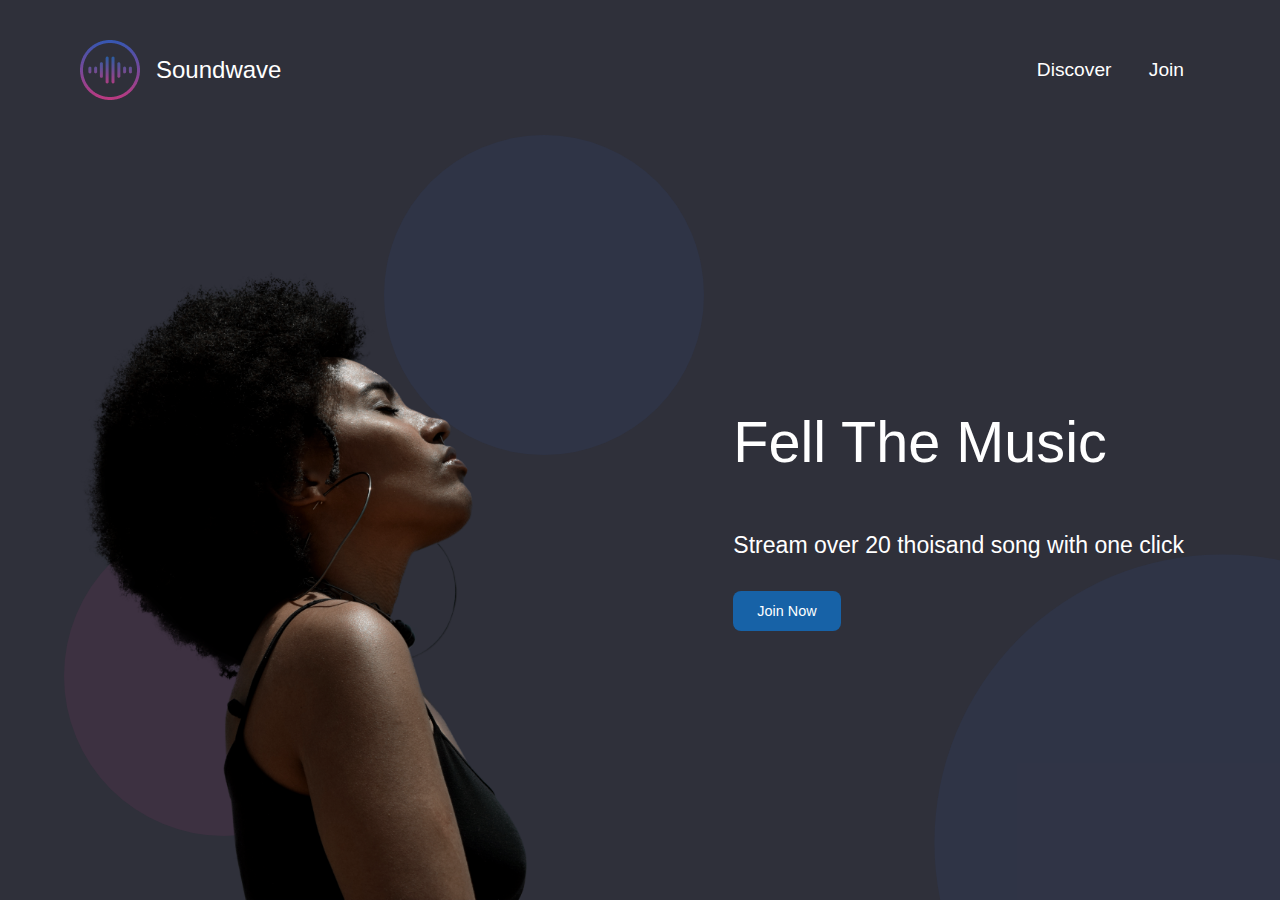
<file: index.html>
<!DOCTYPE html>
<html lang="en">
<head>
    <meta charset="UTF-8">
    <meta name="viewport" content="width=device-width, initial-scale=1.0">
    <meta http-equiv="X-UA-Compatible" content="ie=edge">
    <title>Soundwave</title>
    <link rel="stylesheet" href="./css/style.css">
    <link rel="stylesheet" href="./css/index.css">
</head>
<body class="container full-height-grow">
    <header class="main-header">
        <a href="/" class="brand-logo">
            <img src="images/logo.png" alt="">
            <div class="brand-logo-name">Soundwave</div>
        </a>
        <nav class="main-nav">
            <ul>
                <li>
                    <a href="discover.html">Discover</a>
                    <a href="join.html">Join</a>
                </li>
            </ul>
        </nav>
    </header>
    <section class="home-main-section">
        <div class="img-wrapper">
            <div class="lady-image"></div>
        </div>
        <div class="call-to-action">
            <h1 class="title">Fell The Music</h1>
            <span class="subtitle">Stream over 20 thoisand song with one click</span>
            <a href="join.html" class="btn">Join Now</a>
        </div>
    </section>
    <div class="home-page-circle-1"></div>
    <div class="home-page-circle-2"></div>
    <div class="home-page-circle-3"></div>
</body>
</html>
</file>
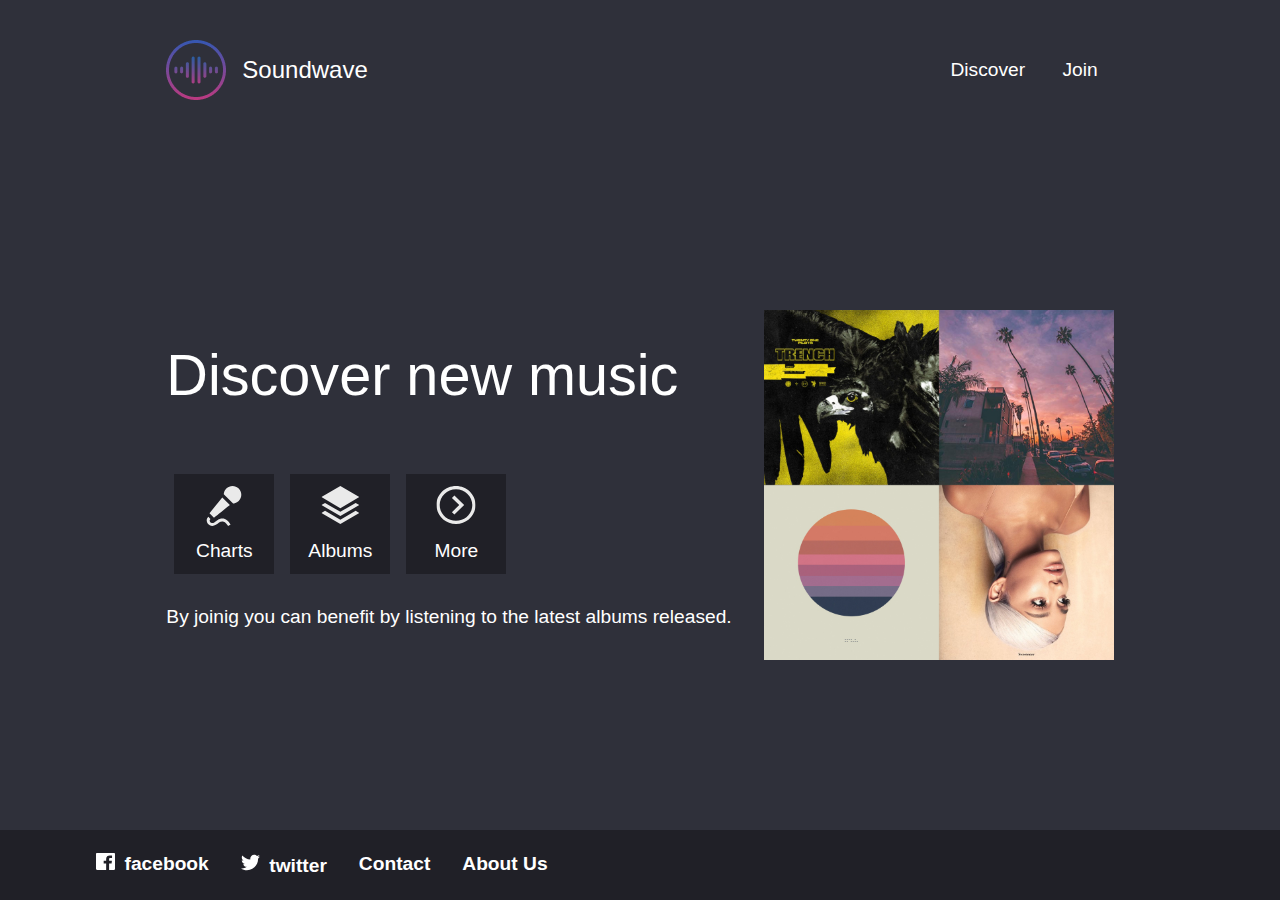
<file: discover.html>
<!DOCTYPE html>
<html lang="en">
<head>
    <meta charset="UTF-8">
    <meta name="viewport" content="width=device-width, initial-scale=1.0">
    <meta http-equiv="X-UA-Compatible" content="ie=edge">
    <title>Discover</title>
    <link rel="stylesheet" href="./css/style.css">
    <link rel="stylesheet" href="./css/discover.css">
</head>
<body class="full-height-grow">
    <div class="container full-height-grow">
    <header class="main-header">
        <a href="/" class="brand-logo">
            <img src="images/logo.png" alt="">
            <div class="brand-logo-name">Soundwave</div>
        </a>
        <nav class="main-nav">
            <ul>
                <li>
                    <a href="discover.html">Discover</a>
                    <a href="join.html">Join</a>
                </li>
            </ul>
        </nav>
    </header>
    <section class="discover-main-section">
        <div class="call-to-action">
            <h1 class="title">
                Discover new music
            </h1>
            <div class="icon-section">
                <div class="icon">
                    <img src="./images/microphone.svg" alt="">
                    Charts
                </div>
                <div class="icon">
                        <img src="./images/albums.svg" alt="">
                        Albums
                    </div>
                    <div class="icon">
                            <img src="./images/more.svg" alt="">
                            More
                        </div>
            </div>
            By joinig you can benefit by listening to the latest albums released.
        </div>
        <img src="./images/covers.jpg" class="covers-image">
    </section>
    </div>
    <footer class="main-footer">
        <div class="container">
            <nav class="footer-nav">
                <ul>
                    <li>
                        <a href="#" class="social-link">
                            <img src="./images/facebook.svg" alt="">
                            facebook
                        </a>
                    </li>
                    <li>
                            <a href="#" class="social-link">
                                <img src="./images/twitter.svg" alt="">
                                twitter
                            </a>
                        </li>
                    <li>
                        <a href="#">Contact</a>
                    </li>
                    <li>
                            <a href="#">About Us</a>
                        </li>
                </ul>
            </nav>
        </div>
    </footer>
</body>
</html>
</file>
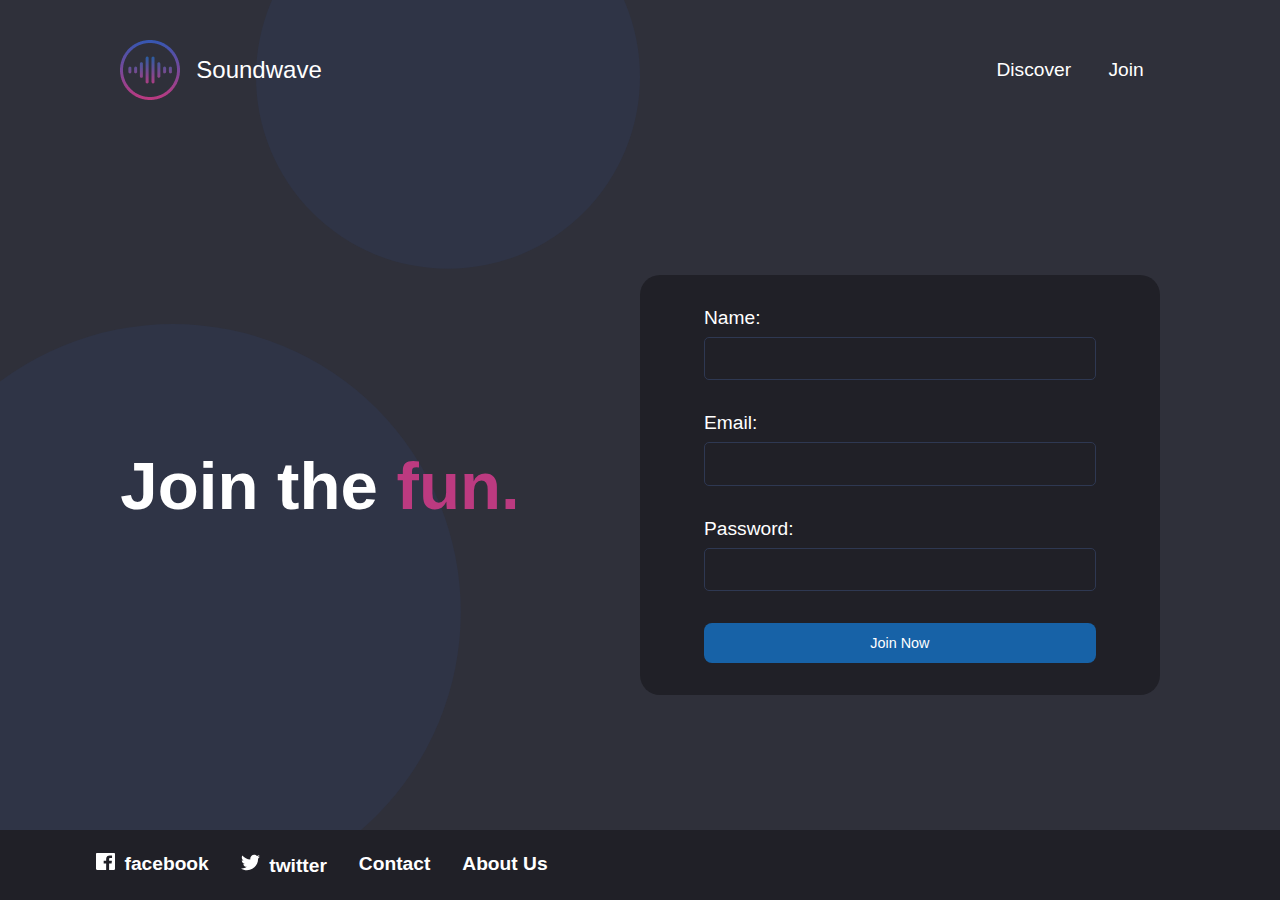
<file: Join.html>
<!DOCTYPE html>
<html lang="en">
<head>
    <meta charset="UTF-8">
    <meta name="viewport" content="width=device-width, initial-scale=1.0">
    <meta http-equiv="X-UA-Compatible" content="ie=edge">
    <title>Join</title>
    <link rel="stylesheet" href="./css/style.css">
    <link rel="stylesheet" href="./css/join.css">
</head>
<body class="full-height-grow">
    <div class="container full-height-grow">
    <header class="main-header">
        <a href="/" class="brand-logo">
            <img src="images/logo.png" alt="">
            <div class="brand-logo-name">Soundwave</div>
        </a>
        <nav class="main-nav">
            <ul>
                <li>
                    <a href="discover.html">Discover</a>
                    <a href="join.html">Join</a>
                </li>
            </ul>
        </nav>
    </header>
    <section class="join-main-section">
        <h1 class="join-text">Join the <span class="accent-text">fun.</span></h1>
        <form class="join-form">
            <div class="input-group">
                <label >Name:</label>
                <input type="text">
            </div>
            <div class="input-group">
                    <label >Email:</label>
                    <input type="text">
                </div>
                <div class="input-group">
                        <label >Password:</label>
                        <input type="text">
                    </div>
                 <div class="input-group">
                     <button type="submit" class="btn">Join Now</button>
                 </div>   
        </form>
    </section>
    </div>

    <div class="join-page-circle-1"></div>
    <div class="join-page-circle-2"></div>

    <footer class="main-footer">
        <div class="container">
            <nav class="footer-nav">
                <ul>
                    <li>
                        <a href="#" class="social-link">
                            <img src="./images/facebook.svg" alt="">
                            facebook
                        </a>
                    </li>
                    <li>
                            <a href="#" class="social-link">
                                <img src="./images/twitter.svg" alt="">
                                twitter
                            </a>
                        </li>
                    <li>
                        <a href="#">Contact</a>
                    </li>
                    <li>
                            <a href="#">About Us</a>
                        </li>
                </ul>
            </nav>
        </div>
    </footer>
</body>
</html>
</file>
<file: css/style.css>
@import url('https://fonts.googleapis.com/css?family=Poppins:400,500,700&display=swap');

*, *::before, *::after {
    box-sizing: border-box;
}

body{
    margin: 0;
    padding: 0;
    background-color: #2F303A;
    font-family: Popins, sans-serif;
    font-size: 1.2rem;
    color: white;
    min-height: 100vh;
}

.brand-logo{
    display: flex;
    align-items: center;
    font-size: 1.25em;
    color: inherit;
    text-decoration: none;
}

.full-height-grow{
    display: flex;
    flex-direction: column;
 
}

.brand-logo-name {
    margin-left: 1rem;

}

.main-nav ul, .footer-nav ul{
    display: flex;
    margin: 0;
    padding: 0;
    list-style: none;
}

.main-nav a, .footer-nav a{
    color: inherit;
    text-decoration: none;
    padding: 1rem;
}

.main-nav a:hover, .footer-nav a:hover{
    color: #adadad;

}

.main-header, .main-footer{
    display: flex;
    justify-content: space-between;
    align-items: center;

}
.main-header{
    height: 140px;
}

.main-footer{
    height: 70px;
    background-color: #202027;
    font-weight: bold;
}

.social-link img{
    width: 1em;
    margin-right: .25rem;

}

.main-footer .container{
    display: flex;
    justify-content: space-between;
}

.container{
    margin: 0 auto;
    max-width: 1200px;
    padding: 0 40px;
    flex-grow: 1;
}

.title{
    font-weight: 500;
    font-size: 3em;
    margin-bottom: 1em;
    margin-top: 0;
}

.subtitle{
    font-weight: 500;
    font-size: 1.2em;
    margin-bottom: 2rem;

}

.btn{
    color:white;
    background-color: #1762A7;
    padding: .75rem 1.5rem;
    border-radius: .5rem;
    text-decoration: none;
    font-size: .9rem;
    outline: none;
    border:none;
    cursor: pointer;
}

.btn:hover{
    background-color: #2180d8;
}

.btn:focus{
    background-color: #2796ff;
}
</file>
<file: css/index.css>
.home-main-section{
    display: flex;
    align-items: stretch;
    justify-content: space-between;
    flex-grow: 1;
}

.home-main-section .img-wrapper {
    flex-grow: 1;
    flex-direction: column;
    display: flex;
    align-items: stretch;
    justify-content: flex-end;
}

.home-main-section .lady-image {
    background-image: url(../images/landing-page-girl.png);
    flex-grow: 1;
    max-height: 70vh;
    min-width: 30vw;
    background-size: contain;
    background-repeat: no-repeat;
    background-position: bottom left;
}

.home-main-section .call-to-action{
    display: flex;
    flex-direction: column;
    align-items: flex-start;
    margin: 1rem;
    align-self: center;
}

@media(max-width:900px){
    .home-main-section .img-wrapper{
        display: none;
    }
    .home-main-section {
        justify-content: center;
    }
}

.home-page-circle-1{
    position: absolute;
    width: 25vw;
    height: 25vw;
    border-radius: 50%;
    background-color: rgba(188,58,128, .1);
    bottom: 5vw;
    left: 5vw;
    z-index: -1;
}

.home-page-circle-2 {
    position: absolute;
    width: 25vw;
    height: 25vw;
    border-radius: 50%;
    background-color: rgba(52, 87, 178, .1);
    top: 15vh;
    left: 30vw;
    z-index: -1;
}

.home-page-circle-3 {
    position: absolute;
    overflow: hidden;
    width: 45vw;
    height: 45vw;

    bottom: 0;
    right: 0;
    z-index: -1;
}

.home-page-circle-3::before{
    content: '';
    transform: translate(40%, 40%);
    position: absolute;
    height: 100%;
    width: 100%;
    border-radius: 50%;
    background-color: rgb(52,87,178, .1);
}
</file>
<file: css/discover.css>
.discover-main-section{
    display: flex;
    align-items: center;
    justify-content: space-between;
    flex-grow: 1;
}

.discover-main-section .covers-image{
    width: 30vw;
    margin-left: 2rem;
    height: auto;
    max-width: 350px;
}

.icon-section{
    display: flex;
}

.icon{
    display: flex;
    flex-direction: column;
    justify-content: space-between;
    align-items: center;
    margin: .5rem;
    padding: .75rem;
    width: 100px;
    height: 100px;
    background-color: #202027;
    margin-bottom: 2rem;
}

.icon img{
    width: 40px;
}

@media(max-width: 800px){
    .discover-main-section{
        flex-direction: column;
        justify-content: center;
    }
    .discover-main-section .covers-image{
        margin-right: 2rem;
        height: 30vh;
        width: auto;
    }
}
</file>
<file: css/join.css>
.join-main-section{
    display: flex;
    justify-content: space-between;
    align-items: center;
    flex-grow: 1;
}

.join-text{
    font-size: 3.5em;
    font-weight: bold;
    margin: 0;
}

.accent-text{
    color: #BC3A80
}

.join-form{
    background-color: #202027;
    width: 50vw;
    max-width: 50%;
    padding: 2rem 4rem;
    border-radius: 20px;
}

.input-group{
    margin-bottom: 2rem;
    display: flex;
    flex-direction: column;

}

.input-group:last-child{
    margin-bottom: 0;
}

.input-group label{
    font-size: bold;
    margin-bottom: .5rem;
}

.input-group input{
    outline: none;
    background: none;
    border: 1px solid #2E3852;
    font-size: 1em;
    padding: .5em;
    color: inherit;
    border-radius: 5px;
}

.input-group input:focus{
    border-color: #596da0;
}

@media(max-width: 900px){
    .join-main-section{
        flex-direction: column;
        justify-content: center;
    }
    .join-form{
        width: 80vw;
        max-width: inherit;
        margin: 2rem 0;
    }
}


.join-page-circle-1 {
    position: absolute;
    overflow: hidden;
    width: 45vw;
    height: 45vw;
    bottom: 0;
    left: 0;
    
    z-index: -1;

}

.join-page-circle-1::before{
    content: '';
    transform: translateX(-20%);
    position: absolute;
    height: 100%;
    width: 100%;
    border-radius: 50%;
    background-color: rgb(52,87,178, .1);
}

.join-page-circle-2 {
    position: absolute;
    overflow: hidden;
    width: 30vw;
    height: 30vw;
    top: 0;
    left: 20vw;
    z-index: -1;

}

.join-page-circle-2::before{
    content: '';
    transform: translateY(-30%);
    position: absolute;
    height: 100%;
    width: 100%;
    border-radius: 50%;
    background-color: rgb(52,87,178, .1);
}
</file>
